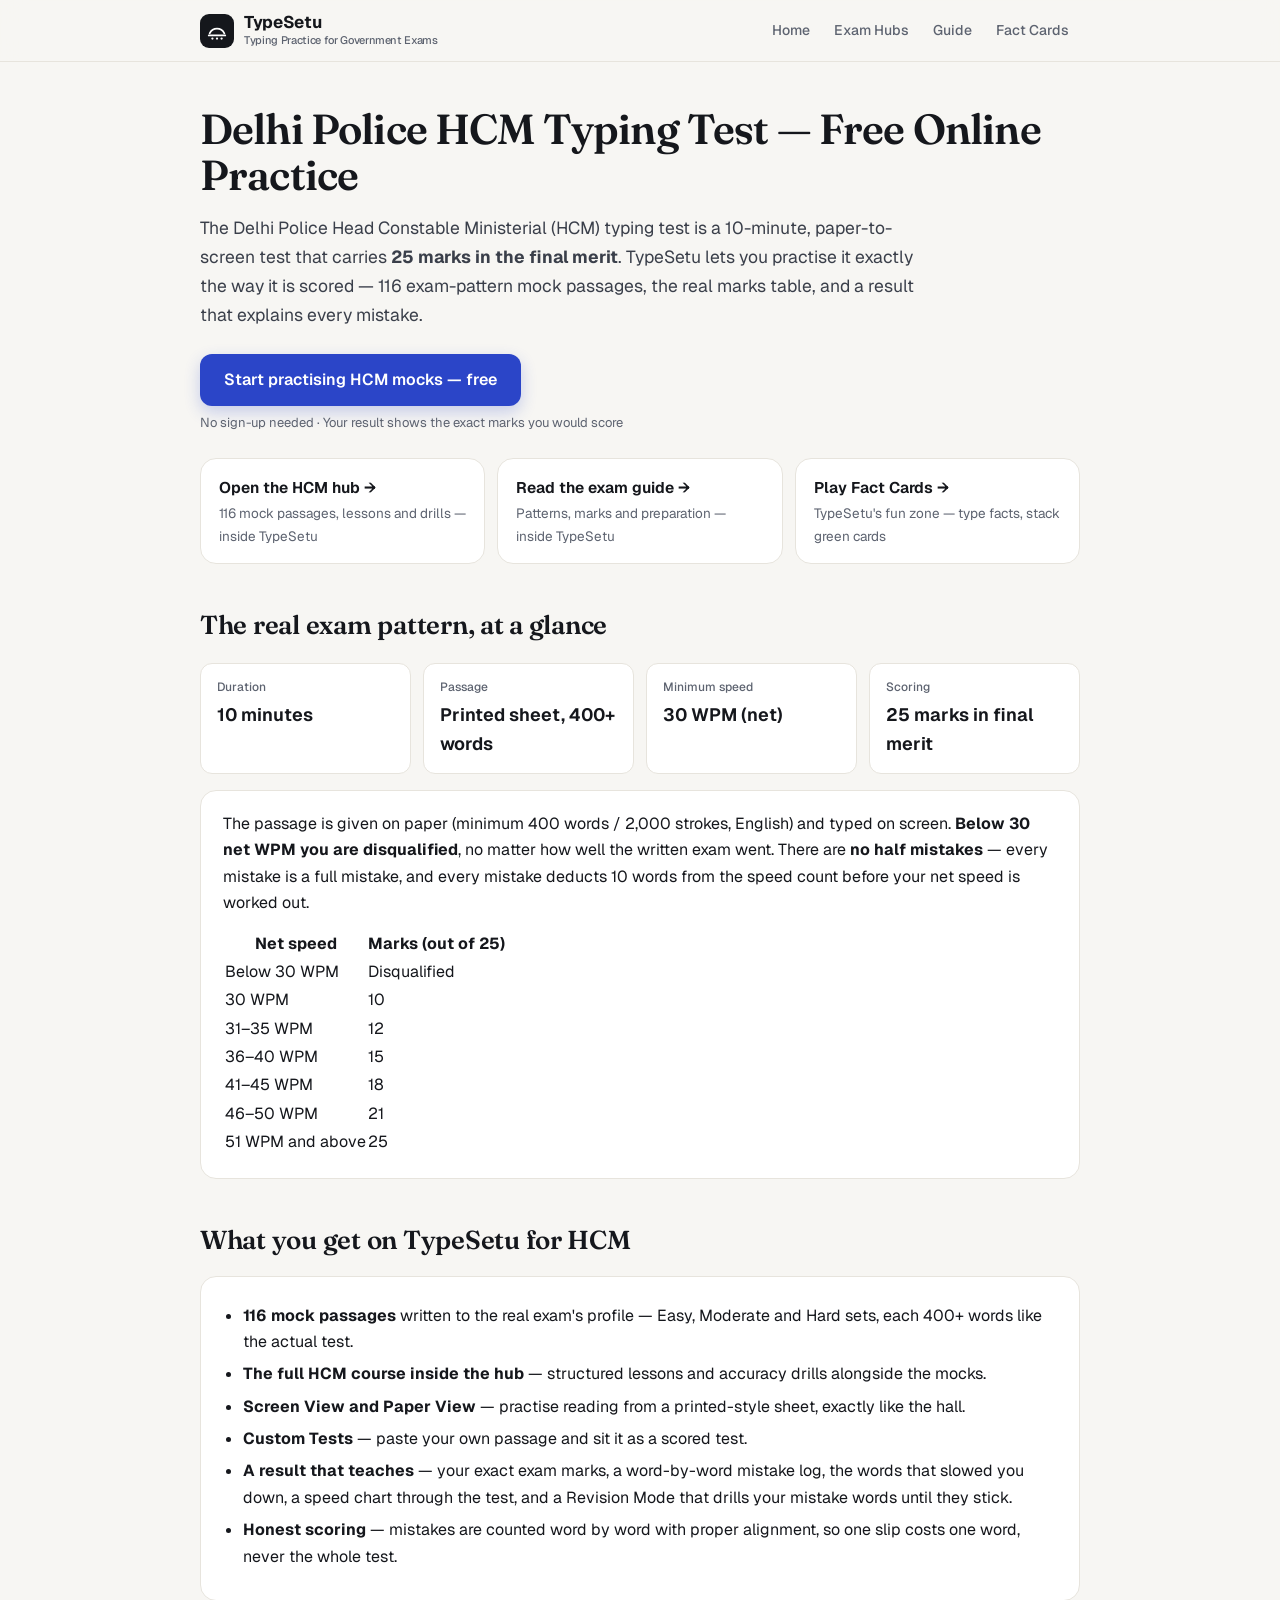
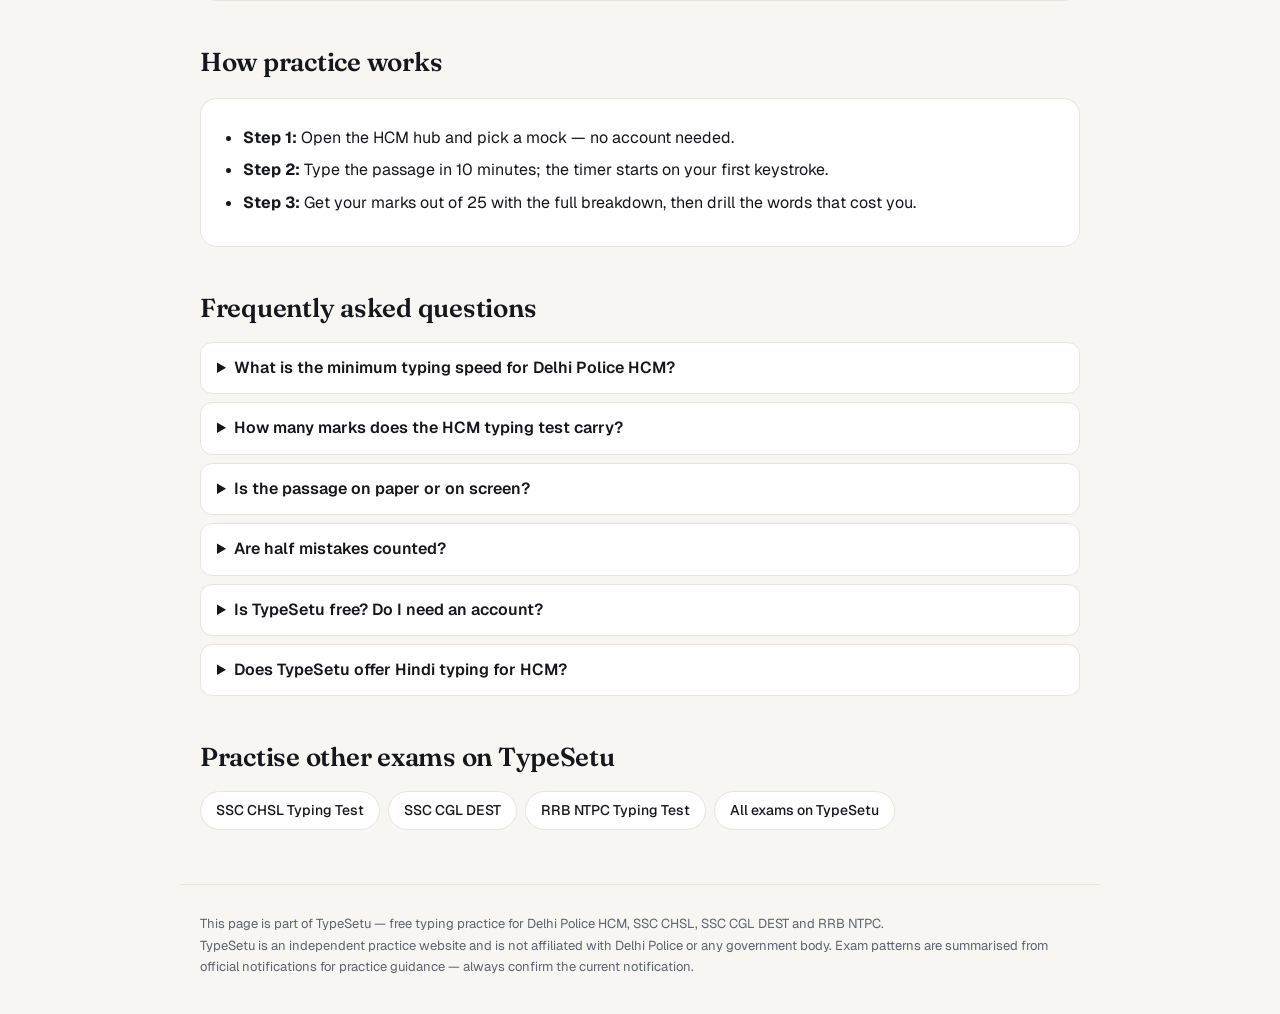
<file: delhi-police-hcm-typing-test/index.html>
<!DOCTYPE html>
<html lang="en">
<head>
<meta charset="UTF-8">
<meta name="viewport" content="width=device-width, initial-scale=1.0">
<title>Delhi Police HCM Typing Test Practice — Free Online Mock Tests | TypeSetu</title>
<meta name="description" content="Practise the Delhi Police Head Constable Ministerial (HCM) typing test free: 116 exam-pattern mock passages, paper & screen view, exact 25-mark scoring and deep mistake analysis. No sign-up needed.">
<link rel="canonical" href="https://es9380.github.io/typesetu/delhi-police-hcm-typing-test/">
<meta name="robots" content="index, follow">
<link rel="icon" href="data:image/svg+xml,%3Csvg xmlns='http://www.w3.org/2000/svg' viewBox='0 0 24 24'%3E%3Crect width='24' height='24' rx='5.5' fill='%2315171c'/%3E%3Cpath d='M4 14.5 C7.5 7.8 16.5 7.8 20 14.5' fill='none' stroke='white' stroke-width='1.9' stroke-linecap='round'/%3E%3Cpath d='M3 16.8 H21' stroke='white' stroke-width='1.9' stroke-linecap='round'/%3E%3Ccircle cx='7' cy='20.3' r='1.25' fill='white'/%3E%3Ccircle cx='12' cy='20.3' r='1.25' fill='white'/%3E%3Ccircle cx='17' cy='20.3' r='1.25' fill='white'/%3E%3C/svg%3E">
<meta property="og:type" content="website">
<meta property="og:site_name" content="TypeSetu">
<meta property="og:title" content="Delhi Police HCM Typing Test Practice — Free Online Mock Tests | TypeSetu">
<meta property="og:description" content="116 exam-pattern HCM mock passages with the exact 25-mark scoring — 30 WPM minimum, every mistake deducts 10 words from your speed. Free, no sign-up needed.">
<meta property="og:url" content="https://es9380.github.io/typesetu/delhi-police-hcm-typing-test/">
<meta name="twitter:card" content="summary">
<script type="application/ld+json">
{"@context":"https://schema.org","@type":"FAQPage","mainEntity":[
{"@type":"Question","name":"What is the minimum typing speed for the Delhi Police HCM typing test?","acceptedAnswer":{"@type":"Answer","text":"You need a net speed of at least 30 WPM in the 10-minute test. Below 30 net WPM you are disqualified, regardless of your written exam marks."}},
{"@type":"Question","name":"How many marks does the Delhi Police HCM typing test carry?","acceptedAnswer":{"@type":"Answer","text":"The typing test carries 25 marks in the final merit. Marks are awarded by net speed: 30 WPM = 10 marks, 31–35 = 12, 36–40 = 15, 41–45 = 18, 46–50 = 21, and 51 WPM or above = the full 25 marks."}},
{"@type":"Question","name":"Is the Delhi Police HCM passage given on paper or on screen?","acceptedAnswer":{"@type":"Answer","text":"The passage is given as a printed sheet (paper-to-screen) of at least 400 words / 2,000 strokes in English, and you type it on the computer within 10 minutes."}},
{"@type":"Question","name":"Are half mistakes counted in the Delhi Police HCM typing test?","acceptedAnswer":{"@type":"Answer","text":"No. Every mistake is a full mistake — every mistake deducts 10 words from the speed count, and there are no half mistakes in this exam."}},
{"@type":"Question","name":"Is TypeSetu free? Do I need an account to practise?","acceptedAnswer":{"@type":"Answer","text":"TypeSetu is completely free and you can practise without an account with no account. Creating a free account only adds progress sync across your devices."}}]}
</script>
<link rel="preconnect" href="https://fonts.googleapis.com">
<link rel="preconnect" href="https://fonts.gstatic.com" crossorigin>
<link href="https://fonts.googleapis.com/css2?family=Geist:wght@400;500;600;700&family=Fraunces:opsz,wght@9..144,600&display=swap" rel="stylesheet">
<style>
:root{--primary:#2b45c8;--primary-d:#2238a8;--primarySoft:#eaedfb;--ink:#15171c;--muted:#5d6370;--bg:#f7f6f3;--card:#ffffff;--surface2:#f2f1ed;--line:#e7e4dd;--lineStrong:#d7d3c9}
*{box-sizing:border-box;margin:0;padding:0}
body{font-family:"Geist",ui-sans-serif,system-ui,-apple-system,"Segoe UI",sans-serif;color:var(--ink);background:var(--bg);line-height:1.65;-webkit-font-smoothing:antialiased}
a{color:var(--primary);text-underline-offset:3px}
header{position:sticky;top:0;z-index:5;background:rgba(247,246,243,.85);-webkit-backdrop-filter:blur(12px);backdrop-filter:blur(12px);border-bottom:1px solid var(--line)}
.hwrap{max-width:920px;margin:0 auto;padding:12px 20px;display:flex;align-items:center;justify-content:space-between;gap:12px;flex-wrap:wrap}
.brand{display:flex;align-items:center;gap:10px;text-decoration:none;color:var(--ink)}
.logoTile{width:34px;height:34px;border-radius:9px;background:var(--ink);display:flex;align-items:center;justify-content:center;flex:0 0 auto}
.brandText{font-size:17px;font-weight:700;letter-spacing:-.02em;line-height:1.05;display:block}
.brandText small{display:block;font-size:11px;font-weight:500;color:var(--muted);margin-top:3px}
.nav{display:flex;gap:2px;flex-wrap:wrap}
.nav a{color:var(--muted);text-decoration:none;font-size:14px;font-weight:500;padding:7px 11px;border-radius:8px}
.nav a:hover{color:var(--ink);background:var(--surface2)}
main{max-width:920px;margin:0 auto;padding:44px 20px 10px}
h1{font-family:"Fraunces",Georgia,serif;font-size:42px;line-height:1.1;font-weight:600;letter-spacing:-.02em;margin-bottom:16px}
h2{font-family:"Fraunces",Georgia,serif;font-size:26px;font-weight:600;letter-spacing:-.01em;margin:40px 0 12px}
p{margin-bottom:12px}
.lead{font-size:17.5px;color:#3a3f4a;max-width:720px}
.cta{display:inline-block;background:var(--primary);color:#fff;text-decoration:none;font-weight:600;font-size:16px;padding:13px 24px;border-radius:12px;margin:12px 0 6px;box-shadow:0 6px 16px rgba(43,69,200,.24)}
.cta:hover{background:var(--primary-d)}
.freenote{font-size:13px;color:var(--muted)}
.shortcuts{display:grid;grid-template-columns:repeat(auto-fit,minmax(200px,1fr));gap:12px;margin:24px 0 4px}
.shortcut{background:var(--card);border:1px solid var(--line);border-radius:16px;padding:16px 18px;text-decoration:none;color:var(--ink);display:block;transition:border-color .15s,box-shadow .2s}
.shortcut:hover{border-color:var(--lineStrong);box-shadow:0 1px 2px rgba(20,22,28,.04),0 2px 8px rgba(20,22,28,.05)}
.shortcut .t{font-weight:650;font-size:15.5px;color:var(--ink)}
.shortcut .d{font-size:13.5px;color:var(--muted);margin-top:2px}
.grid{display:grid;grid-template-columns:repeat(auto-fit,minmax(190px,1fr));gap:12px;margin:16px 0}
.tile{background:var(--card);border:1px solid var(--line);border-radius:12px;padding:14px 16px}
.tile .k{font-size:12px;font-weight:500;color:var(--muted)}
.tile .v{font-size:18px;font-weight:650;margin-top:2px}
.card{background:var(--card);border:1px solid var(--line);border-radius:16px;padding:20px 22px;margin:14px 0}
ul{margin:6px 0 10px 20px}
li{margin-bottom:6px}
details{border:1px solid var(--line);border-radius:12px;background:var(--card);padding:12px 16px;margin-bottom:8px}
details[open]{background:var(--surface2)}
summary{font-weight:600;cursor:pointer}
details p{margin:8px 0 2px}
.others{display:flex;gap:8px;flex-wrap:wrap;margin:10px 0 4px}
.others a{background:var(--card);border:1px solid var(--line);border-radius:999px;padding:7px 15px;text-decoration:none;font-weight:500;font-size:14px;color:var(--ink)}
.others a:hover{border-color:var(--lineStrong);background:var(--surface2)}
footer{max-width:920px;margin:0 auto;padding:28px 20px 36px;color:var(--muted);font-size:13px;border-top:1px solid var(--line);margin-top:40px}
@media(max-width:600px){h1{font-size:32px}main{padding-top:28px}}
</style>
</head>
<body>
<header><div class="hwrap">
<a class="brand" href="https://es9380.github.io/typesetu/"><span class="logoTile" aria-hidden="true"><svg width="22" height="22" viewBox="0 0 24 24" fill="none" aria-hidden="true"><path d="M4 14.5 C7.5 7.8 16.5 7.8 20 14.5" stroke="#fff" stroke-width="1.9" stroke-linecap="round"/><path d="M3 16.8 H21" stroke="#fff" stroke-width="1.9" stroke-linecap="round"/><circle cx="7" cy="20.3" r="1.25" fill="#fff"/><circle cx="12" cy="20.3" r="1.25" fill="#fff"/><circle cx="17" cy="20.3" r="1.25" fill="#fff"/></svg></span><span class="brandText">TypeSetu<small>Typing Practice for Government Exams</small></span></a>
<nav class="nav"><a href="https://es9380.github.io/typesetu/">Home</a><a href="https://es9380.github.io/typesetu/#/hubs">Exam Hubs</a><a href="https://es9380.github.io/typesetu/#/guide">Guide</a><a href="https://es9380.github.io/typesetu/#/factcards">Fact Cards</a></nav>
</div></header>
<main>
<h1>Delhi Police HCM Typing Test — Free Online Practice</h1>
<p class="lead">The Delhi Police Head Constable Ministerial (HCM) typing test is a 10-minute, paper-to-screen test that carries <strong>25 marks in the final merit</strong>. TypeSetu lets you practise it exactly the way it is scored — 116 exam-pattern mock passages, the real marks table, and a result that explains every mistake.</p>
<a class="cta" href="https://es9380.github.io/typesetu/#/hubs">Start practising HCM mocks — free</a>
<div class="freenote">No sign-up needed · Your result shows the exact marks you would score</div>

<div class="shortcuts">
<a class="shortcut" href="https://es9380.github.io/typesetu/#/hubs"><div class="t">Open the HCM hub →</div><div class="d">116 mock passages, lessons and drills — inside TypeSetu</div></a>
<a class="shortcut" href="https://es9380.github.io/typesetu/#/guide"><div class="t">Read the exam guide →</div><div class="d">Patterns, marks and preparation — inside TypeSetu</div></a>
<a class="shortcut" href="https://es9380.github.io/typesetu/#/factcards"><div class="t">Play Fact Cards →</div><div class="d">TypeSetu's fun zone — type facts, stack green cards</div></a>
</div>

<h2>The real exam pattern, at a glance</h2>
<div class="grid">
<div class="tile"><div class="k">Duration</div><div class="v">10 minutes</div></div>
<div class="tile"><div class="k">Passage</div><div class="v">Printed sheet, 400+ words</div></div>
<div class="tile"><div class="k">Minimum speed</div><div class="v">30 WPM (net)</div></div>
<div class="tile"><div class="k">Scoring</div><div class="v">25 marks in final merit</div></div>
</div>
<div class="card">
<p>The passage is given on paper (minimum 400 words / 2,000 strokes, English) and typed on screen. <strong>Below 30 net WPM you are disqualified</strong>, no matter how well the written exam went. There are <strong>no half mistakes</strong> — every mistake is a full mistake, and every mistake deducts 10 words from the speed count before your net speed is worked out.</p>
<table>
<tr><th>Net speed</th><th>Marks (out of 25)</th></tr>
<tr><td>Below 30 WPM</td><td>Disqualified</td></tr>
<tr><td>30 WPM</td><td>10</td></tr>
<tr><td>31–35 WPM</td><td>12</td></tr>
<tr><td>36–40 WPM</td><td>15</td></tr>
<tr><td>41–45 WPM</td><td>18</td></tr>
<tr><td>46–50 WPM</td><td>21</td></tr>
<tr><td>51 WPM and above</td><td>25</td></tr>
</table>
</div>

<h2>What you get on TypeSetu for HCM</h2>
<div class="card">
<ul>
<li><strong>116 mock passages</strong> written to the real exam's profile — Easy, Moderate and Hard sets, each 400+ words like the actual test.</li>
<li><strong>The full HCM course inside the hub</strong> — structured lessons and accuracy drills alongside the mocks.</li>
<li><strong>Screen View and Paper View</strong> — practise reading from a printed-style sheet, exactly like the hall.</li>
<li><strong>Custom Tests</strong> — paste your own passage and sit it as a scored test.</li>
<li><strong>A result that teaches</strong> — your exact exam marks, a word-by-word mistake log, the words that slowed you down, a speed chart through the test, and a Revision Mode that drills your mistake words until they stick.</li>
<li><strong>Honest scoring</strong> — mistakes are counted word by word with proper alignment, so one slip costs one word, never the whole test.</li>
</ul>
</div>

<h2>How practice works</h2>
<div class="card">
<ul>
<li><strong>Step 1:</strong> Open the HCM hub and pick a mock — no account needed.</li>
<li><strong>Step 2:</strong> Type the passage in 10 minutes; the timer starts on your first keystroke.</li>
<li><strong>Step 3:</strong> Get your marks out of 25 with the full breakdown, then drill the words that cost you.</li>
</ul>
</div>

<h2>Frequently asked questions</h2>
<details><summary>What is the minimum typing speed for Delhi Police HCM?</summary><p>30 WPM net in the 10-minute test. Below that, you are disqualified regardless of written marks.</p></details>
<details><summary>How many marks does the HCM typing test carry?</summary><p>25 marks in the final merit, awarded by net-speed bands — from 10 marks at 30 WPM up to the full 25 marks at 51 WPM and above.</p></details>
<details><summary>Is the passage on paper or on screen?</summary><p>On paper — a printed sheet of at least 400 words / 2,000 strokes. TypeSetu's Paper View practises exactly this format.</p></details>
<details><summary>Are half mistakes counted?</summary><p>No. Every mistake is a full mistake; every mistake deducts 10 words from the speed count.</p></details>
<details><summary>Is TypeSetu free? Do I need an account?</summary><p>Completely free, and you can practise without an account. A free account only syncs your progress across devices.</p></details>
<details><summary>Does TypeSetu offer Hindi typing for HCM?</summary><p>TypeSetu currently offers English typing practice only.</p></details>

<h2>Practise other exams on TypeSetu</h2>
<div class="others">
<a href="https://es9380.github.io/typesetu/ssc-chsl-typing-test/">SSC CHSL Typing Test</a>
<a href="https://es9380.github.io/typesetu/ssc-cgl-typing-test/">SSC CGL DEST</a>
<a href="https://es9380.github.io/typesetu/rrb-ntpc-typing-test/">RRB NTPC Typing Test</a>
<a href="https://es9380.github.io/typesetu/">All exams on TypeSetu</a>
</div>
</main>
<footer>This page is part of TypeSetu — free typing practice for Delhi Police HCM, SSC CHSL, SSC CGL DEST and RRB NTPC.<br>TypeSetu is an independent practice website and is not affiliated with Delhi Police or any government body. Exam patterns are summarised from official notifications for practice guidance — always confirm the current notification.</footer>
</body>
</html>
</file>
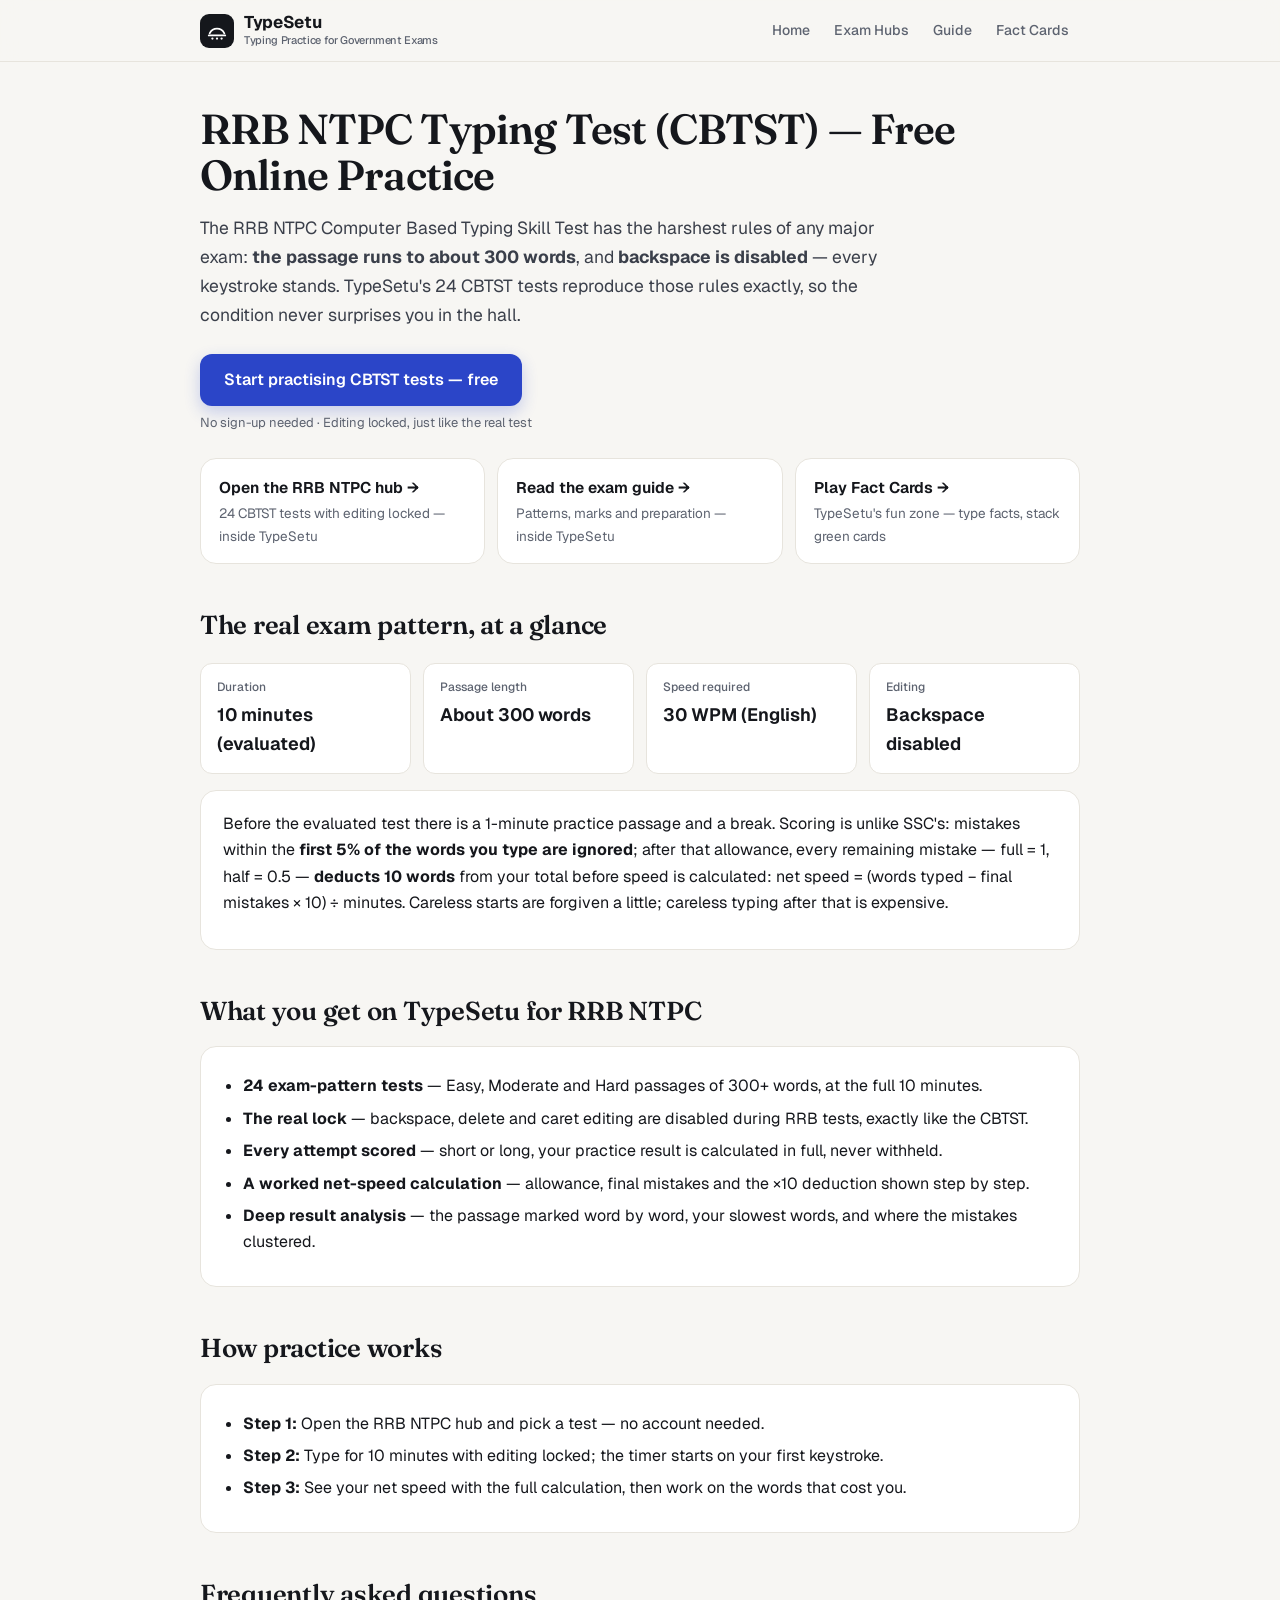
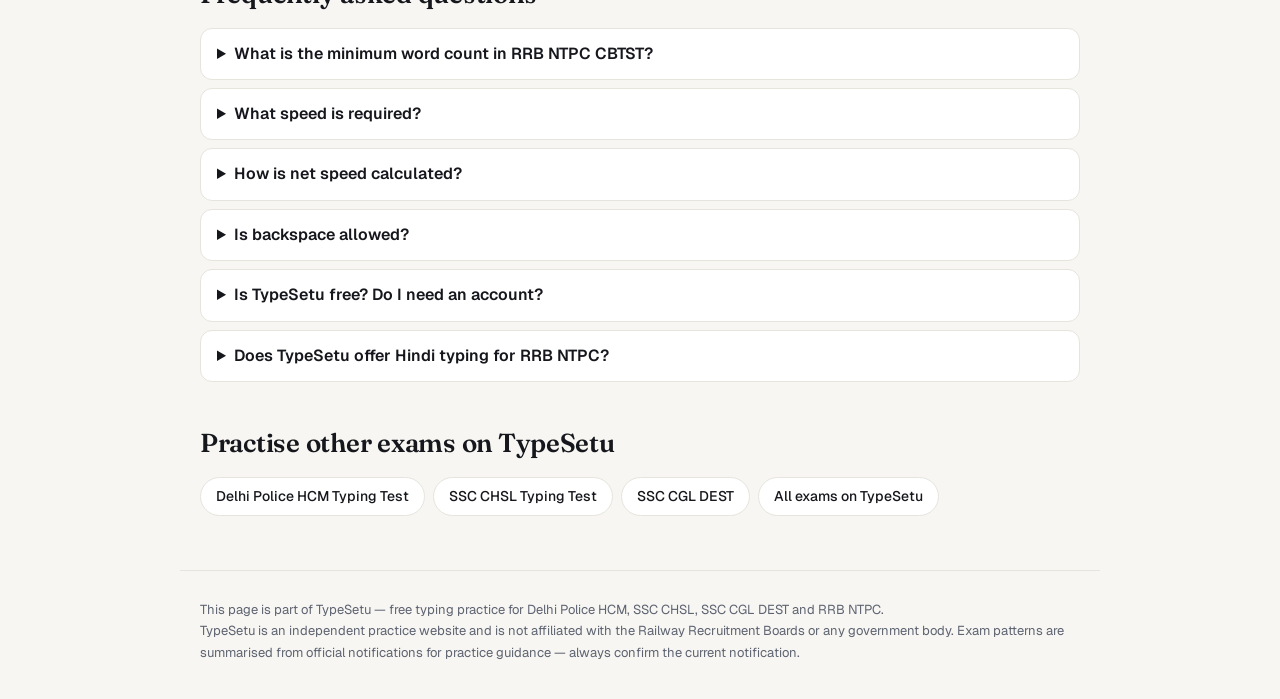
<file: rrb-ntpc-typing-test/index.html>
<!DOCTYPE html>
<html lang="en">
<head>
<meta charset="UTF-8">
<meta name="viewport" content="width=device-width, initial-scale=1.0">
<title>RRB NTPC Typing Test (CBTST) Practice — Free Online Mocks | TypeSetu</title>
<meta name="description" content="Free RRB NTPC CBTST typing practice with the real rules: the prescribed passage runs to about 300 words, 30 WPM, first 5% of words mistake-free, editing locked — 24 exam-pattern tests with worked net-speed results.">
<link rel="canonical" href="https://es9380.github.io/typesetu/rrb-ntpc-typing-test/">
<meta name="robots" content="index, follow">
<link rel="icon" href="data:image/svg+xml,%3Csvg xmlns='http://www.w3.org/2000/svg' viewBox='0 0 24 24'%3E%3Crect width='24' height='24' rx='5.5' fill='%2315171c'/%3E%3Cpath d='M4 14.5 C7.5 7.8 16.5 7.8 20 14.5' fill='none' stroke='white' stroke-width='1.9' stroke-linecap='round'/%3E%3Cpath d='M3 16.8 H21' stroke='white' stroke-width='1.9' stroke-linecap='round'/%3E%3Ccircle cx='7' cy='20.3' r='1.25' fill='white'/%3E%3Ccircle cx='12' cy='20.3' r='1.25' fill='white'/%3E%3Ccircle cx='17' cy='20.3' r='1.25' fill='white'/%3E%3C/svg%3E">
<meta property="og:type" content="website">
<meta property="og:site_name" content="TypeSetu">
<meta property="og:title" content="RRB NTPC Typing Test (CBTST) Practice — Free Online Mocks | TypeSetu">
<meta property="og:description" content="Practise the RRB NTPC typing skill test under its real rules — backspace locked, a passage of about 300 words, 5% allowance, net-speed calculation shown step by step. Free, no sign-up needed.">
<meta property="og:url" content="https://es9380.github.io/typesetu/rrb-ntpc-typing-test/">
<meta name="twitter:card" content="summary">
<script type="application/ld+json">
{"@context":"https://schema.org","@type":"FAQPage","mainEntity":[
{"@type":"Question","name":"What is the minimum word count in the RRB NTPC typing test?","acceptedAnswer":{"@type":"Answer","text":"The prescribed CBTST passage runs to about 300 words in the 10-minute test. On TypeSetu every attempt is scored — there is no minimum-word cut-off in practice."}},
{"@type":"Question","name":"What speed is required in the RRB NTPC CBTST?","acceptedAnswer":{"@type":"Answer","text":"The required speed is 30 words per minute in English (25 WPM in Hindi), calculated as net speed after mistake deductions."}},
{"@type":"Question","name":"How is net speed calculated in the RRB NTPC typing test?","acceptedAnswer":{"@type":"Answer","text":"Mistakes in the first 5% of the words typed are ignored. Every remaining mistake (a full mistake counts 1, a half mistake counts 0.5) deducts 10 words: net speed = (words typed − final mistakes × 10) ÷ minutes."}},
{"@type":"Question","name":"Is backspace allowed in the RRB NTPC typing test?","acceptedAnswer":{"@type":"Answer","text":"No. Editing tools, including backspace, are disabled in the CBTST — what you type stands. TypeSetu's RRB NTPC tests lock editing in exactly the same way so you practise under the real condition."}},
{"@type":"Question","name":"Is TypeSetu free? Do I need an account to practise?","acceptedAnswer":{"@type":"Answer","text":"TypeSetu is completely free and you can practise without an account with no account. Creating a free account only adds progress sync across your devices."}}]}
</script>
<link rel="preconnect" href="https://fonts.googleapis.com">
<link rel="preconnect" href="https://fonts.gstatic.com" crossorigin>
<link href="https://fonts.googleapis.com/css2?family=Geist:wght@400;500;600;700&family=Fraunces:opsz,wght@9..144,600&display=swap" rel="stylesheet">
<style>
:root{--primary:#2b45c8;--primary-d:#2238a8;--primarySoft:#eaedfb;--ink:#15171c;--muted:#5d6370;--bg:#f7f6f3;--card:#ffffff;--surface2:#f2f1ed;--line:#e7e4dd;--lineStrong:#d7d3c9}
*{box-sizing:border-box;margin:0;padding:0}
body{font-family:"Geist",ui-sans-serif,system-ui,-apple-system,"Segoe UI",sans-serif;color:var(--ink);background:var(--bg);line-height:1.65;-webkit-font-smoothing:antialiased}
a{color:var(--primary);text-underline-offset:3px}
header{position:sticky;top:0;z-index:5;background:rgba(247,246,243,.85);-webkit-backdrop-filter:blur(12px);backdrop-filter:blur(12px);border-bottom:1px solid var(--line)}
.hwrap{max-width:920px;margin:0 auto;padding:12px 20px;display:flex;align-items:center;justify-content:space-between;gap:12px;flex-wrap:wrap}
.brand{display:flex;align-items:center;gap:10px;text-decoration:none;color:var(--ink)}
.logoTile{width:34px;height:34px;border-radius:9px;background:var(--ink);display:flex;align-items:center;justify-content:center;flex:0 0 auto}
.brandText{font-size:17px;font-weight:700;letter-spacing:-.02em;line-height:1.05;display:block}
.brandText small{display:block;font-size:11px;font-weight:500;color:var(--muted);margin-top:3px}
.nav{display:flex;gap:2px;flex-wrap:wrap}
.nav a{color:var(--muted);text-decoration:none;font-size:14px;font-weight:500;padding:7px 11px;border-radius:8px}
.nav a:hover{color:var(--ink);background:var(--surface2)}
main{max-width:920px;margin:0 auto;padding:44px 20px 10px}
h1{font-family:"Fraunces",Georgia,serif;font-size:42px;line-height:1.1;font-weight:600;letter-spacing:-.02em;margin-bottom:16px}
h2{font-family:"Fraunces",Georgia,serif;font-size:26px;font-weight:600;letter-spacing:-.01em;margin:40px 0 12px}
p{margin-bottom:12px}
.lead{font-size:17.5px;color:#3a3f4a;max-width:720px}
.cta{display:inline-block;background:var(--primary);color:#fff;text-decoration:none;font-weight:600;font-size:16px;padding:13px 24px;border-radius:12px;margin:12px 0 6px;box-shadow:0 6px 16px rgba(43,69,200,.24)}
.cta:hover{background:var(--primary-d)}
.freenote{font-size:13px;color:var(--muted)}
.shortcuts{display:grid;grid-template-columns:repeat(auto-fit,minmax(200px,1fr));gap:12px;margin:24px 0 4px}
.shortcut{background:var(--card);border:1px solid var(--line);border-radius:16px;padding:16px 18px;text-decoration:none;color:var(--ink);display:block;transition:border-color .15s,box-shadow .2s}
.shortcut:hover{border-color:var(--lineStrong);box-shadow:0 1px 2px rgba(20,22,28,.04),0 2px 8px rgba(20,22,28,.05)}
.shortcut .t{font-weight:650;font-size:15.5px;color:var(--ink)}
.shortcut .d{font-size:13.5px;color:var(--muted);margin-top:2px}
.grid{display:grid;grid-template-columns:repeat(auto-fit,minmax(190px,1fr));gap:12px;margin:16px 0}
.tile{background:var(--card);border:1px solid var(--line);border-radius:12px;padding:14px 16px}
.tile .k{font-size:12px;font-weight:500;color:var(--muted)}
.tile .v{font-size:18px;font-weight:650;margin-top:2px}
.card{background:var(--card);border:1px solid var(--line);border-radius:16px;padding:20px 22px;margin:14px 0}
ul{margin:6px 0 10px 20px}
li{margin-bottom:6px}
details{border:1px solid var(--line);border-radius:12px;background:var(--card);padding:12px 16px;margin-bottom:8px}
details[open]{background:var(--surface2)}
summary{font-weight:600;cursor:pointer}
details p{margin:8px 0 2px}
.others{display:flex;gap:8px;flex-wrap:wrap;margin:10px 0 4px}
.others a{background:var(--card);border:1px solid var(--line);border-radius:999px;padding:7px 15px;text-decoration:none;font-weight:500;font-size:14px;color:var(--ink)}
.others a:hover{border-color:var(--lineStrong);background:var(--surface2)}
footer{max-width:920px;margin:0 auto;padding:28px 20px 36px;color:var(--muted);font-size:13px;border-top:1px solid var(--line);margin-top:40px}
@media(max-width:600px){h1{font-size:32px}main{padding-top:28px}}
</style>
</head>
<body>
<header><div class="hwrap">
<a class="brand" href="https://es9380.github.io/typesetu/"><span class="logoTile" aria-hidden="true"><svg width="22" height="22" viewBox="0 0 24 24" fill="none" aria-hidden="true"><path d="M4 14.5 C7.5 7.8 16.5 7.8 20 14.5" stroke="#fff" stroke-width="1.9" stroke-linecap="round"/><path d="M3 16.8 H21" stroke="#fff" stroke-width="1.9" stroke-linecap="round"/><circle cx="7" cy="20.3" r="1.25" fill="#fff"/><circle cx="12" cy="20.3" r="1.25" fill="#fff"/><circle cx="17" cy="20.3" r="1.25" fill="#fff"/></svg></span><span class="brandText">TypeSetu<small>Typing Practice for Government Exams</small></span></a>
<nav class="nav"><a href="https://es9380.github.io/typesetu/">Home</a><a href="https://es9380.github.io/typesetu/#/hubs">Exam Hubs</a><a href="https://es9380.github.io/typesetu/#/guide">Guide</a><a href="https://es9380.github.io/typesetu/#/factcards">Fact Cards</a></nav>
</div></header>
<main>
<h1>RRB NTPC Typing Test (CBTST) — Free Online Practice</h1>
<p class="lead">The RRB NTPC Computer Based Typing Skill Test has the harshest rules of any major exam: <strong>the passage runs to about 300 words</strong>, and <strong>backspace is disabled</strong> — every keystroke stands. TypeSetu's 24 CBTST tests reproduce those rules exactly, so the condition never surprises you in the hall.</p>
<a class="cta" href="https://es9380.github.io/typesetu/#/hubs">Start practising CBTST tests — free</a>
<div class="freenote">No sign-up needed · Editing locked, just like the real test</div>

<div class="shortcuts">
<a class="shortcut" href="https://es9380.github.io/typesetu/#/hubs"><div class="t">Open the RRB NTPC hub →</div><div class="d">24 CBTST tests with editing locked — inside TypeSetu</div></a>
<a class="shortcut" href="https://es9380.github.io/typesetu/#/guide"><div class="t">Read the exam guide →</div><div class="d">Patterns, marks and preparation — inside TypeSetu</div></a>
<a class="shortcut" href="https://es9380.github.io/typesetu/#/factcards"><div class="t">Play Fact Cards →</div><div class="d">TypeSetu's fun zone — type facts, stack green cards</div></a>
</div>

<h2>The real exam pattern, at a glance</h2>
<div class="grid">
<div class="tile"><div class="k">Duration</div><div class="v">10 minutes (evaluated)</div></div>
<div class="tile"><div class="k">Passage length</div><div class="v">About 300 words</div></div>
<div class="tile"><div class="k">Speed required</div><div class="v">30 WPM (English)</div></div>
<div class="tile"><div class="k">Editing</div><div class="v">Backspace disabled</div></div>
</div>
<div class="card">
<p>Before the evaluated test there is a 1-minute practice passage and a break. Scoring is unlike SSC's: mistakes within the <strong>first 5% of the words you type are ignored</strong>; after that allowance, every remaining mistake — full = 1, half = 0.5 — <strong>deducts 10 words</strong> from your total before speed is calculated: net speed = (words typed − final mistakes × 10) ÷ minutes. Careless starts are forgiven a little; careless typing after that is expensive.</p>
</div>

<h2>What you get on TypeSetu for RRB NTPC</h2>
<div class="card">
<ul>
<li><strong>24 exam-pattern tests</strong> — Easy, Moderate and Hard passages of 300+ words, at the full 10 minutes.</li>
<li><strong>The real lock</strong> — backspace, delete and caret editing are disabled during RRB tests, exactly like the CBTST.</li>
<li><strong>Every attempt scored</strong> — short or long, your practice result is calculated in full, never withheld.</li>
<li><strong>A worked net-speed calculation</strong> — allowance, final mistakes and the ×10 deduction shown step by step.</li>
<li><strong>Deep result analysis</strong> — the passage marked word by word, your slowest words, and where the mistakes clustered.</li>
</ul>
</div>

<h2>How practice works</h2>
<div class="card">
<ul>
<li><strong>Step 1:</strong> Open the RRB NTPC hub and pick a test — no account needed.</li>
<li><strong>Step 2:</strong> Type for 10 minutes with editing locked; the timer starts on your first keystroke.</li>
<li><strong>Step 3:</strong> See your net speed with the full calculation, then work on the words that cost you.</li>
</ul>
</div>

<h2>Frequently asked questions</h2>
<details><summary>What is the minimum word count in RRB NTPC CBTST?</summary><p>The prescribed passage is about 300 words in 10 minutes. On TypeSetu, every practice attempt is scored in full.</p></details>
<details><summary>What speed is required?</summary><p>30 WPM net in English, after mistake deductions.</p></details>
<details><summary>How is net speed calculated?</summary><p>Mistakes in the first 5% of words typed are ignored. Each remaining mistake (full = 1, half = 0.5) deducts 10 words: (words − mistakes × 10) ÷ minutes.</p></details>
<details><summary>Is backspace allowed?</summary><p>No — editing is disabled in the real CBTST, and TypeSetu's RRB tests lock it the same way.</p></details>
<details><summary>Is TypeSetu free? Do I need an account?</summary><p>Completely free, and you can practise without an account. A free account only syncs your progress across devices.</p></details>
<details><summary>Does TypeSetu offer Hindi typing for RRB NTPC?</summary><p>TypeSetu currently offers English typing practice only.</p></details>

<h2>Practise other exams on TypeSetu</h2>
<div class="others">
<a href="https://es9380.github.io/typesetu/delhi-police-hcm-typing-test/">Delhi Police HCM Typing Test</a>
<a href="https://es9380.github.io/typesetu/ssc-chsl-typing-test/">SSC CHSL Typing Test</a>
<a href="https://es9380.github.io/typesetu/ssc-cgl-typing-test/">SSC CGL DEST</a>
<a href="https://es9380.github.io/typesetu/">All exams on TypeSetu</a>
</div>
</main>
<footer>This page is part of TypeSetu — free typing practice for Delhi Police HCM, SSC CHSL, SSC CGL DEST and RRB NTPC.<br>TypeSetu is an independent practice website and is not affiliated with the Railway Recruitment Boards or any government body. Exam patterns are summarised from official notifications for practice guidance — always confirm the current notification.</footer>
</body>
</html>
</file>
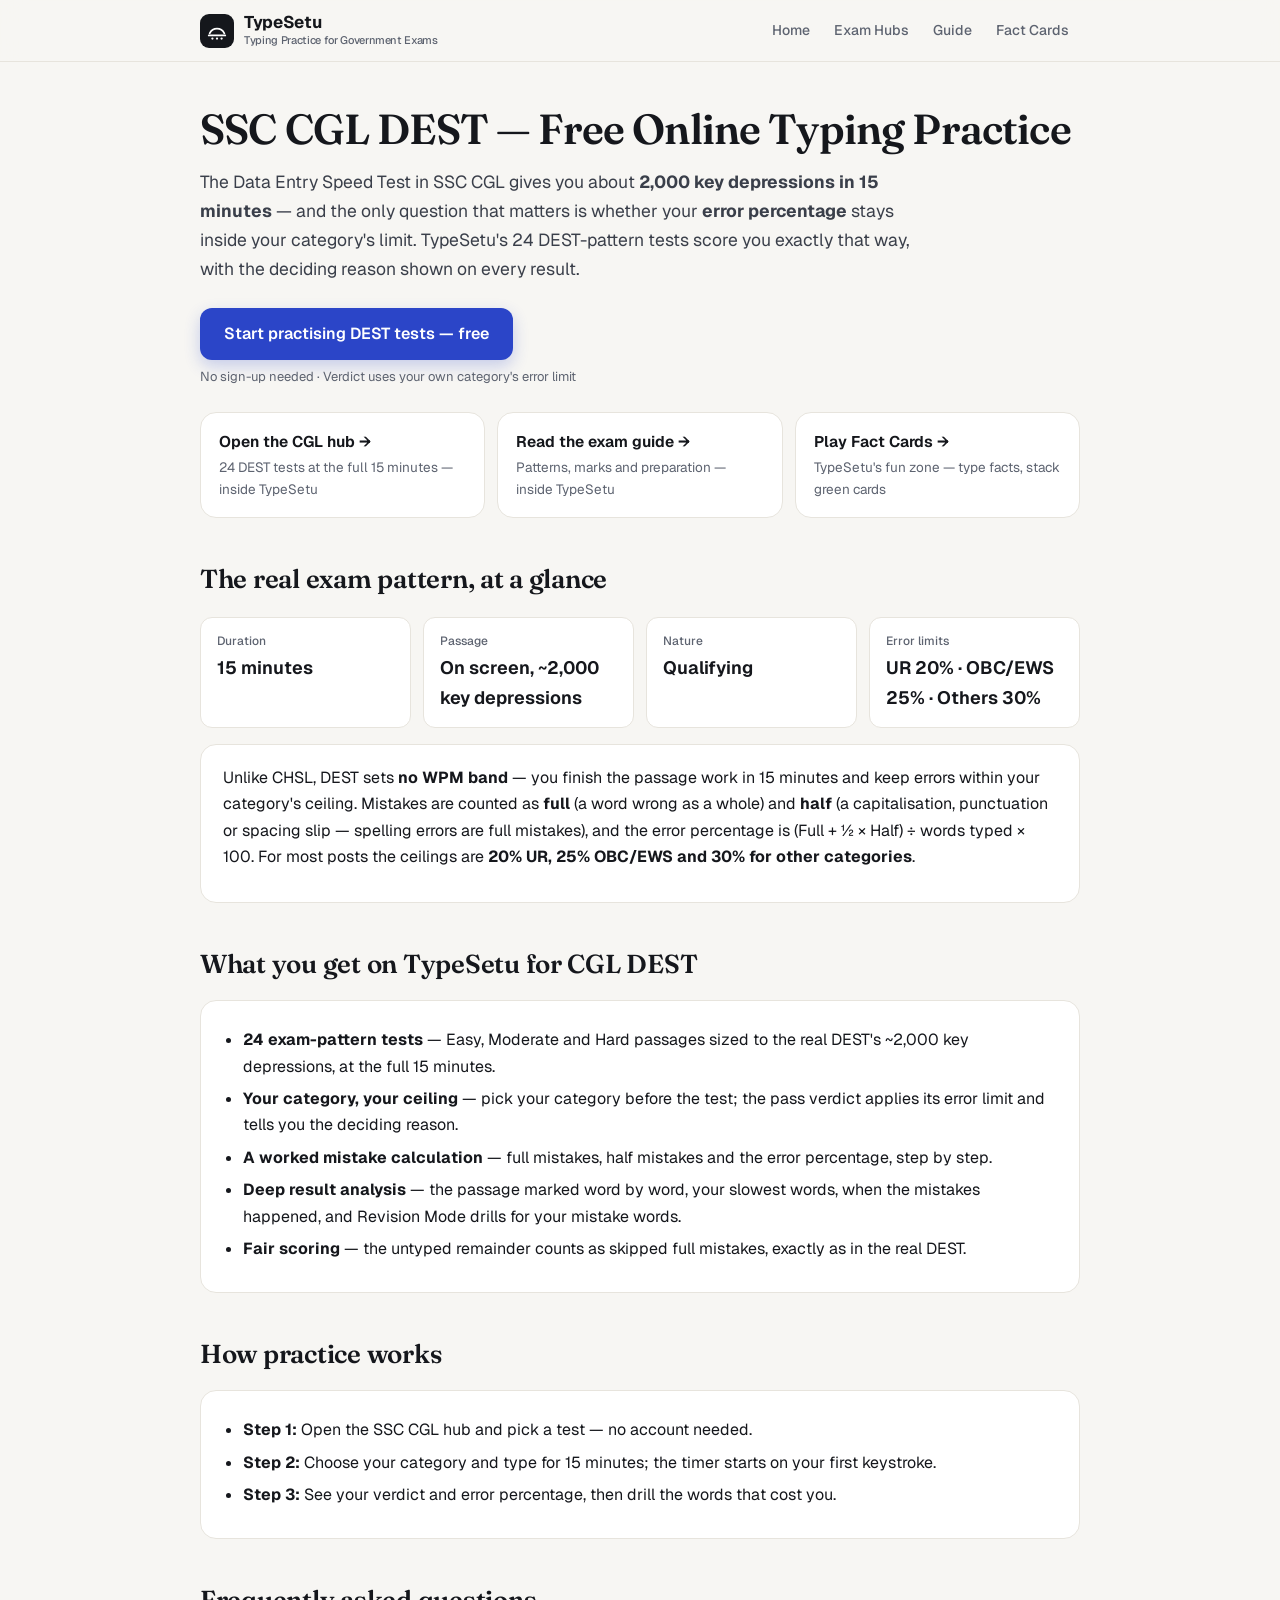
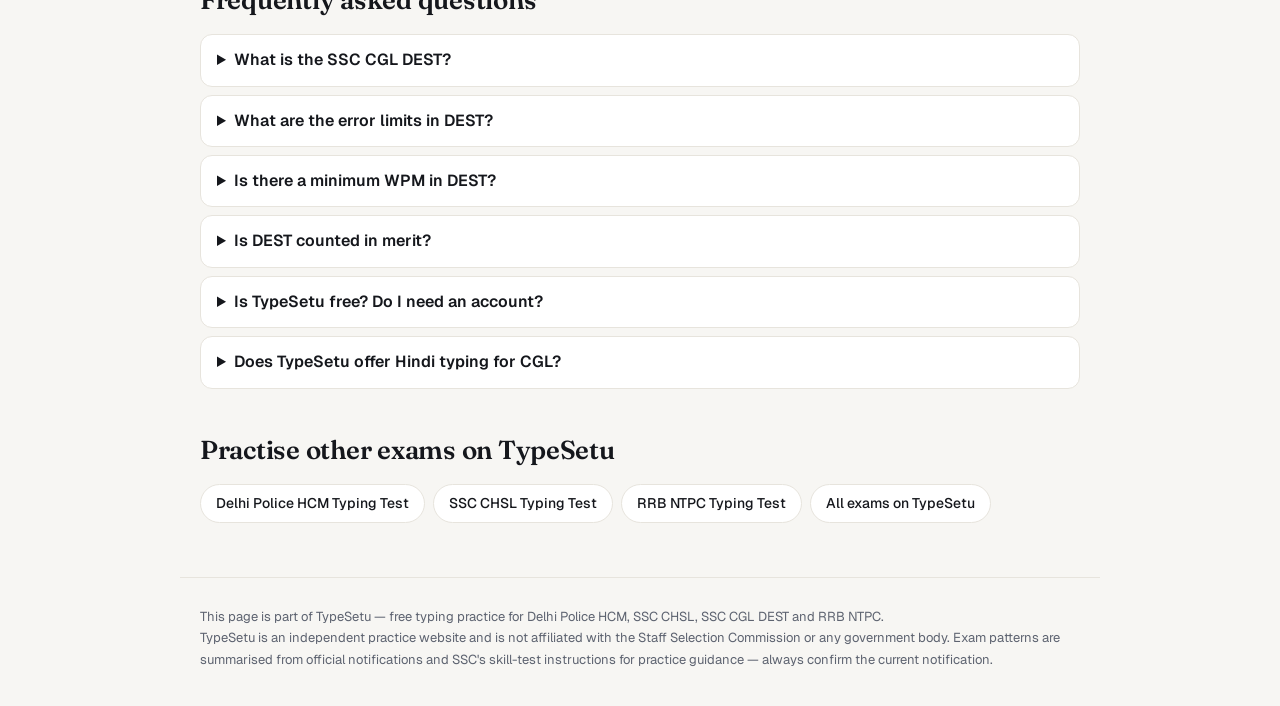
<file: ssc-cgl-typing-test/index.html>
<!DOCTYPE html>
<html lang="en">
<head>
<meta charset="UTF-8">
<meta name="viewport" content="width=device-width, initial-scale=1.0">
<title>SSC CGL DEST Typing Test Practice — Free Online Mock Tests | TypeSetu</title>
<meta name="description" content="Practise the SSC CGL Data Entry Speed Test (DEST) free: 24 passages of about 2,000 key depressions in 15 minutes, category-wise error limits (UR 20%, OBC/EWS 25%, others 30%) and a clear pass verdict.">
<link rel="canonical" href="https://es9380.github.io/typesetu/ssc-cgl-typing-test/">
<meta name="robots" content="index, follow">
<link rel="icon" href="data:image/svg+xml,%3Csvg xmlns='http://www.w3.org/2000/svg' viewBox='0 0 24 24'%3E%3Crect width='24' height='24' rx='5.5' fill='%2315171c'/%3E%3Cpath d='M4 14.5 C7.5 7.8 16.5 7.8 20 14.5' fill='none' stroke='white' stroke-width='1.9' stroke-linecap='round'/%3E%3Cpath d='M3 16.8 H21' stroke='white' stroke-width='1.9' stroke-linecap='round'/%3E%3Ccircle cx='7' cy='20.3' r='1.25' fill='white'/%3E%3Ccircle cx='12' cy='20.3' r='1.25' fill='white'/%3E%3Ccircle cx='17' cy='20.3' r='1.25' fill='white'/%3E%3C/svg%3E">
<meta property="og:type" content="website">
<meta property="og:site_name" content="TypeSetu">
<meta property="og:title" content="SSC CGL DEST Typing Test Practice — Free Online Mock Tests | TypeSetu">
<meta property="og:description" content="24 DEST-pattern passages — ~2,000 key depressions in 15 minutes — scored with full and half mistakes against your category's error limit. Free, no sign-up needed.">
<meta property="og:url" content="https://es9380.github.io/typesetu/ssc-cgl-typing-test/">
<meta name="twitter:card" content="summary">
<script type="application/ld+json">
{"@context":"https://schema.org","@type":"FAQPage","mainEntity":[
{"@type":"Question","name":"What is the SSC CGL DEST?","acceptedAnswer":{"@type":"Answer","text":"DEST is the Data Entry Speed Test in SSC CGL — a qualifying skill test where you type a passage of about 2,000 key depressions within 15 minutes, on screen."}},
{"@type":"Question","name":"What are the error limits in SSC CGL DEST?","acceptedAnswer":{"@type":"Answer","text":"For most posts, the maximum permissible error percentage is 20% for UR, 25% for OBC/EWS and 30% for other categories, calculated on full mistakes plus half of the half mistakes over the words typed."}},
{"@type":"Question","name":"Is there a minimum WPM target in DEST?","acceptedAnswer":{"@type":"Answer","text":"DEST has no separate WPM band — you must complete the passage work within 15 minutes while keeping your error percentage inside your category's limit."}},
{"@type":"Question","name":"Is DEST qualifying or counted in merit?","acceptedAnswer":{"@type":"Answer","text":"DEST is qualifying in nature — you must pass it for the posts that require it, but its marks are not added to your merit score."}},
{"@type":"Question","name":"Is TypeSetu free? Do I need an account to practise?","acceptedAnswer":{"@type":"Answer","text":"TypeSetu is completely free and you can practise without an account with no account. Creating a free account only adds progress sync across your devices."}}]}
</script>
<link rel="preconnect" href="https://fonts.googleapis.com">
<link rel="preconnect" href="https://fonts.gstatic.com" crossorigin>
<link href="https://fonts.googleapis.com/css2?family=Geist:wght@400;500;600;700&family=Fraunces:opsz,wght@9..144,600&display=swap" rel="stylesheet">
<style>
:root{--primary:#2b45c8;--primary-d:#2238a8;--primarySoft:#eaedfb;--ink:#15171c;--muted:#5d6370;--bg:#f7f6f3;--card:#ffffff;--surface2:#f2f1ed;--line:#e7e4dd;--lineStrong:#d7d3c9}
*{box-sizing:border-box;margin:0;padding:0}
body{font-family:"Geist",ui-sans-serif,system-ui,-apple-system,"Segoe UI",sans-serif;color:var(--ink);background:var(--bg);line-height:1.65;-webkit-font-smoothing:antialiased}
a{color:var(--primary);text-underline-offset:3px}
header{position:sticky;top:0;z-index:5;background:rgba(247,246,243,.85);-webkit-backdrop-filter:blur(12px);backdrop-filter:blur(12px);border-bottom:1px solid var(--line)}
.hwrap{max-width:920px;margin:0 auto;padding:12px 20px;display:flex;align-items:center;justify-content:space-between;gap:12px;flex-wrap:wrap}
.brand{display:flex;align-items:center;gap:10px;text-decoration:none;color:var(--ink)}
.logoTile{width:34px;height:34px;border-radius:9px;background:var(--ink);display:flex;align-items:center;justify-content:center;flex:0 0 auto}
.brandText{font-size:17px;font-weight:700;letter-spacing:-.02em;line-height:1.05;display:block}
.brandText small{display:block;font-size:11px;font-weight:500;color:var(--muted);margin-top:3px}
.nav{display:flex;gap:2px;flex-wrap:wrap}
.nav a{color:var(--muted);text-decoration:none;font-size:14px;font-weight:500;padding:7px 11px;border-radius:8px}
.nav a:hover{color:var(--ink);background:var(--surface2)}
main{max-width:920px;margin:0 auto;padding:44px 20px 10px}
h1{font-family:"Fraunces",Georgia,serif;font-size:42px;line-height:1.1;font-weight:600;letter-spacing:-.02em;margin-bottom:16px}
h2{font-family:"Fraunces",Georgia,serif;font-size:26px;font-weight:600;letter-spacing:-.01em;margin:40px 0 12px}
p{margin-bottom:12px}
.lead{font-size:17.5px;color:#3a3f4a;max-width:720px}
.cta{display:inline-block;background:var(--primary);color:#fff;text-decoration:none;font-weight:600;font-size:16px;padding:13px 24px;border-radius:12px;margin:12px 0 6px;box-shadow:0 6px 16px rgba(43,69,200,.24)}
.cta:hover{background:var(--primary-d)}
.freenote{font-size:13px;color:var(--muted)}
.shortcuts{display:grid;grid-template-columns:repeat(auto-fit,minmax(200px,1fr));gap:12px;margin:24px 0 4px}
.shortcut{background:var(--card);border:1px solid var(--line);border-radius:16px;padding:16px 18px;text-decoration:none;color:var(--ink);display:block;transition:border-color .15s,box-shadow .2s}
.shortcut:hover{border-color:var(--lineStrong);box-shadow:0 1px 2px rgba(20,22,28,.04),0 2px 8px rgba(20,22,28,.05)}
.shortcut .t{font-weight:650;font-size:15.5px;color:var(--ink)}
.shortcut .d{font-size:13.5px;color:var(--muted);margin-top:2px}
.grid{display:grid;grid-template-columns:repeat(auto-fit,minmax(190px,1fr));gap:12px;margin:16px 0}
.tile{background:var(--card);border:1px solid var(--line);border-radius:12px;padding:14px 16px}
.tile .k{font-size:12px;font-weight:500;color:var(--muted)}
.tile .v{font-size:18px;font-weight:650;margin-top:2px}
.card{background:var(--card);border:1px solid var(--line);border-radius:16px;padding:20px 22px;margin:14px 0}
ul{margin:6px 0 10px 20px}
li{margin-bottom:6px}
details{border:1px solid var(--line);border-radius:12px;background:var(--card);padding:12px 16px;margin-bottom:8px}
details[open]{background:var(--surface2)}
summary{font-weight:600;cursor:pointer}
details p{margin:8px 0 2px}
.others{display:flex;gap:8px;flex-wrap:wrap;margin:10px 0 4px}
.others a{background:var(--card);border:1px solid var(--line);border-radius:999px;padding:7px 15px;text-decoration:none;font-weight:500;font-size:14px;color:var(--ink)}
.others a:hover{border-color:var(--lineStrong);background:var(--surface2)}
footer{max-width:920px;margin:0 auto;padding:28px 20px 36px;color:var(--muted);font-size:13px;border-top:1px solid var(--line);margin-top:40px}
@media(max-width:600px){h1{font-size:32px}main{padding-top:28px}}
</style>
</head>
<body>
<header><div class="hwrap">
<a class="brand" href="https://es9380.github.io/typesetu/"><span class="logoTile" aria-hidden="true"><svg width="22" height="22" viewBox="0 0 24 24" fill="none" aria-hidden="true"><path d="M4 14.5 C7.5 7.8 16.5 7.8 20 14.5" stroke="#fff" stroke-width="1.9" stroke-linecap="round"/><path d="M3 16.8 H21" stroke="#fff" stroke-width="1.9" stroke-linecap="round"/><circle cx="7" cy="20.3" r="1.25" fill="#fff"/><circle cx="12" cy="20.3" r="1.25" fill="#fff"/><circle cx="17" cy="20.3" r="1.25" fill="#fff"/></svg></span><span class="brandText">TypeSetu<small>Typing Practice for Government Exams</small></span></a>
<nav class="nav"><a href="https://es9380.github.io/typesetu/">Home</a><a href="https://es9380.github.io/typesetu/#/hubs">Exam Hubs</a><a href="https://es9380.github.io/typesetu/#/guide">Guide</a><a href="https://es9380.github.io/typesetu/#/factcards">Fact Cards</a></nav>
</div></header>
<main>
<h1>SSC CGL DEST — Free Online Typing Practice</h1>
<p class="lead">The Data Entry Speed Test in SSC CGL gives you about <strong>2,000 key depressions in 15 minutes</strong> — and the only question that matters is whether your <strong>error percentage</strong> stays inside your category's limit. TypeSetu's 24 DEST-pattern tests score you exactly that way, with the deciding reason shown on every result.</p>
<a class="cta" href="https://es9380.github.io/typesetu/#/hubs">Start practising DEST tests — free</a>
<div class="freenote">No sign-up needed · Verdict uses your own category's error limit</div>

<div class="shortcuts">
<a class="shortcut" href="https://es9380.github.io/typesetu/#/hubs"><div class="t">Open the CGL hub →</div><div class="d">24 DEST tests at the full 15 minutes — inside TypeSetu</div></a>
<a class="shortcut" href="https://es9380.github.io/typesetu/#/guide"><div class="t">Read the exam guide →</div><div class="d">Patterns, marks and preparation — inside TypeSetu</div></a>
<a class="shortcut" href="https://es9380.github.io/typesetu/#/factcards"><div class="t">Play Fact Cards →</div><div class="d">TypeSetu's fun zone — type facts, stack green cards</div></a>
</div>

<h2>The real exam pattern, at a glance</h2>
<div class="grid">
<div class="tile"><div class="k">Duration</div><div class="v">15 minutes</div></div>
<div class="tile"><div class="k">Passage</div><div class="v">On screen, ~2,000 key depressions</div></div>
<div class="tile"><div class="k">Nature</div><div class="v">Qualifying</div></div>
<div class="tile"><div class="k">Error limits</div><div class="v">UR 20% · OBC/EWS 25% · Others 30%</div></div>
</div>
<div class="card">
<p>Unlike CHSL, DEST sets <strong>no WPM band</strong> — you finish the passage work in 15 minutes and keep errors within your category's ceiling. Mistakes are counted as <strong>full</strong> (a word wrong as a whole) and <strong>half</strong> (a capitalisation, punctuation or spacing slip — spelling errors are full mistakes), and the error percentage is (Full + ½ × Half) ÷ words typed × 100. For most posts the ceilings are <strong>20% UR, 25% OBC/EWS and 30% for other categories</strong>.</p>
</div>

<h2>What you get on TypeSetu for CGL DEST</h2>
<div class="card">
<ul>
<li><strong>24 exam-pattern tests</strong> — Easy, Moderate and Hard passages sized to the real DEST's ~2,000 key depressions, at the full 15 minutes.</li>
<li><strong>Your category, your ceiling</strong> — pick your category before the test; the pass verdict applies its error limit and tells you the deciding reason.</li>
<li><strong>A worked mistake calculation</strong> — full mistakes, half mistakes and the error percentage, step by step.</li>
<li><strong>Deep result analysis</strong> — the passage marked word by word, your slowest words, when the mistakes happened, and Revision Mode drills for your mistake words.</li>
<li><strong>Fair scoring</strong> — the untyped remainder counts as skipped full mistakes, exactly as in the real DEST.</li>
</ul>
</div>

<h2>How practice works</h2>
<div class="card">
<ul>
<li><strong>Step 1:</strong> Open the SSC CGL hub and pick a test — no account needed.</li>
<li><strong>Step 2:</strong> Choose your category and type for 15 minutes; the timer starts on your first keystroke.</li>
<li><strong>Step 3:</strong> See your verdict and error percentage, then drill the words that cost you.</li>
</ul>
</div>

<h2>Frequently asked questions</h2>
<details><summary>What is the SSC CGL DEST?</summary><p>The Data Entry Speed Test — a qualifying skill test in SSC CGL where you type about 2,000 key depressions in 15 minutes, with the passage shown on screen.</p></details>
<details><summary>What are the error limits in DEST?</summary><p>For most posts: 20% for UR, 25% for OBC/EWS and 30% for other categories, from full mistakes plus half of the half mistakes, over words typed.</p></details>
<details><summary>Is there a minimum WPM in DEST?</summary><p>No separate speed band — finishing the work in 15 minutes inside your error limit is the test.</p></details>
<details><summary>Is DEST counted in merit?</summary><p>No — it is qualifying in nature for the posts that require it.</p></details>
<details><summary>Is TypeSetu free? Do I need an account?</summary><p>Completely free, and you can practise without an account. A free account only syncs your progress across devices.</p></details>
<details><summary>Does TypeSetu offer Hindi typing for CGL?</summary><p>TypeSetu currently offers English typing practice only.</p></details>

<h2>Practise other exams on TypeSetu</h2>
<div class="others">
<a href="https://es9380.github.io/typesetu/delhi-police-hcm-typing-test/">Delhi Police HCM Typing Test</a>
<a href="https://es9380.github.io/typesetu/ssc-chsl-typing-test/">SSC CHSL Typing Test</a>
<a href="https://es9380.github.io/typesetu/rrb-ntpc-typing-test/">RRB NTPC Typing Test</a>
<a href="https://es9380.github.io/typesetu/">All exams on TypeSetu</a>
</div>
</main>
<footer>This page is part of TypeSetu — free typing practice for Delhi Police HCM, SSC CHSL, SSC CGL DEST and RRB NTPC.<br>TypeSetu is an independent practice website and is not affiliated with the Staff Selection Commission or any government body. Exam patterns are summarised from official notifications and SSC's skill-test instructions for practice guidance — always confirm the current notification.</footer>
</body>
</html>
</file>
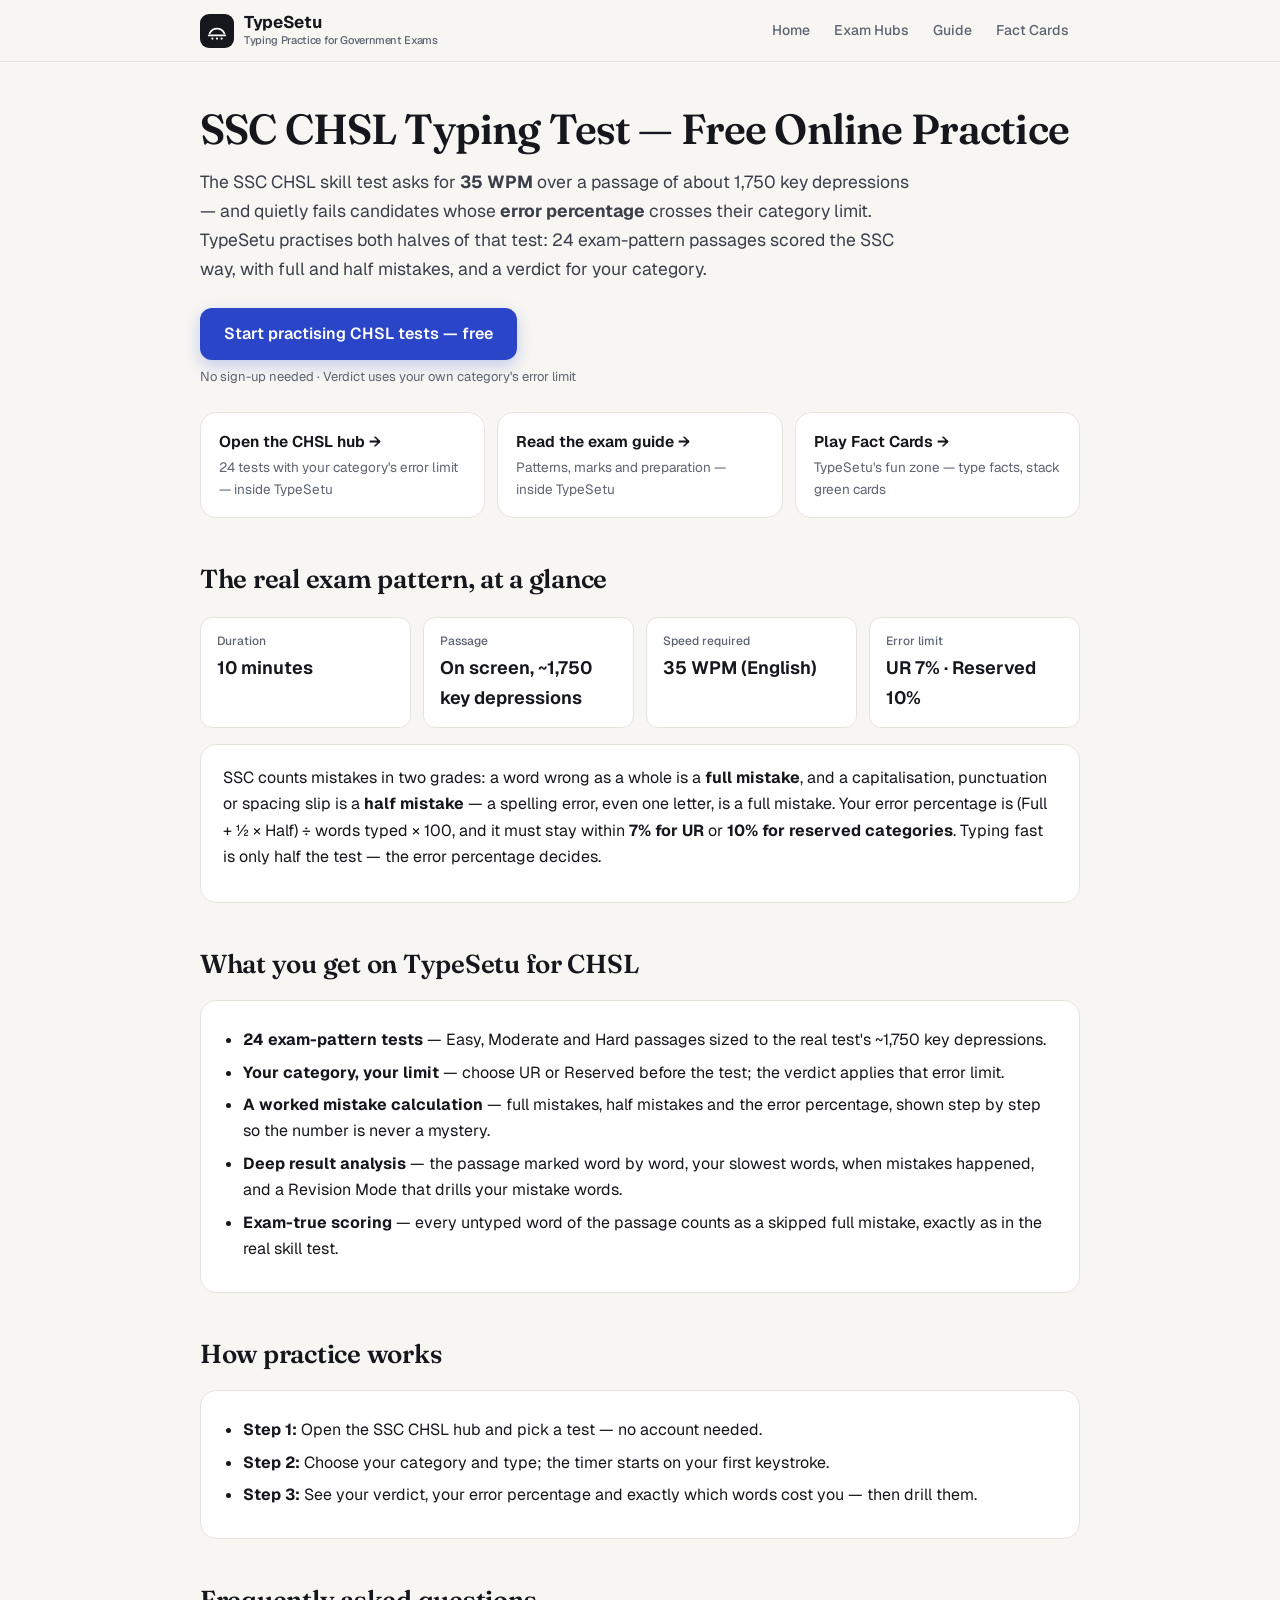
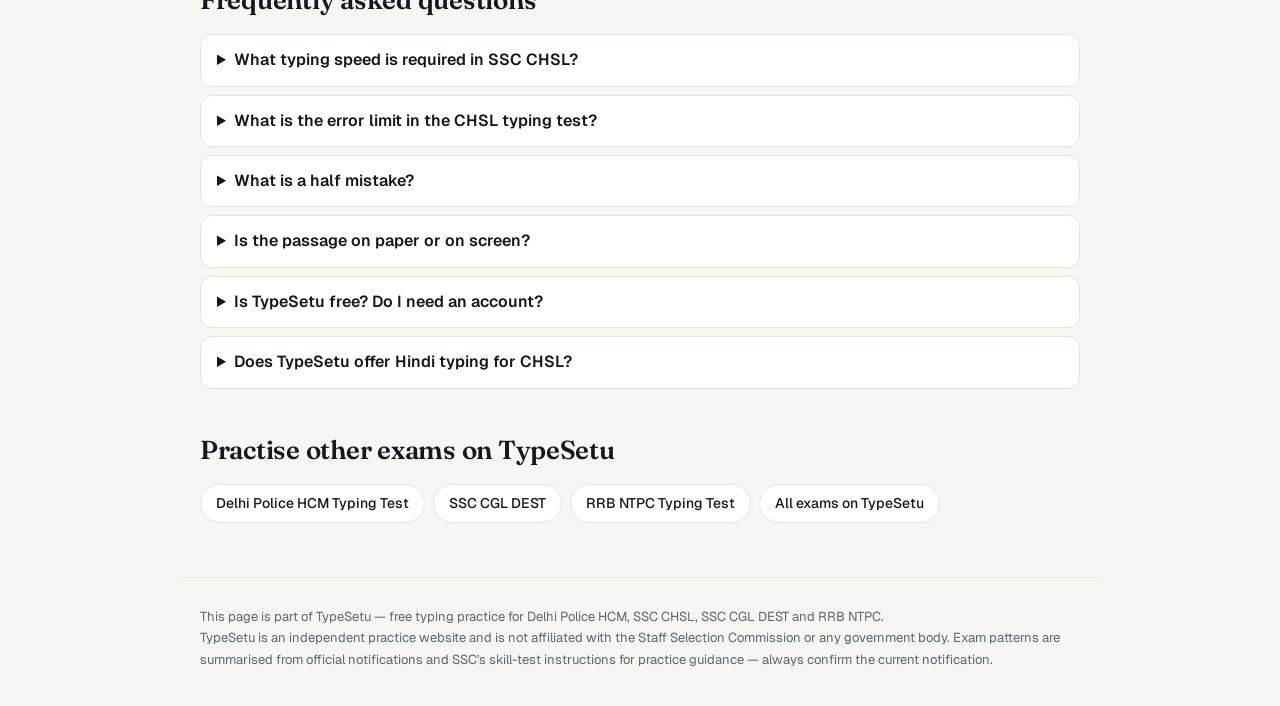
<file: ssc-chsl-typing-test/index.html>
<!DOCTYPE html>
<html lang="en">
<head>
<meta charset="UTF-8">
<meta name="viewport" content="width=device-width, initial-scale=1.0">
<title>SSC CHSL Typing Test Practice — Free Online Skill Test | TypeSetu</title>
<meta name="description" content="Free SSC CHSL typing skill test practice: 24 exam-pattern passages, 35 WPM target, UR 7% / reserved 10% error limits with full and half mistakes counted the SSC way, and a clear verdict.">
<link rel="canonical" href="https://es9380.github.io/typesetu/ssc-chsl-typing-test/">
<meta name="robots" content="index, follow">
<link rel="icon" href="data:image/svg+xml,%3Csvg xmlns='http://www.w3.org/2000/svg' viewBox='0 0 24 24'%3E%3Crect width='24' height='24' rx='5.5' fill='%2315171c'/%3E%3Cpath d='M4 14.5 C7.5 7.8 16.5 7.8 20 14.5' fill='none' stroke='white' stroke-width='1.9' stroke-linecap='round'/%3E%3Cpath d='M3 16.8 H21' stroke='white' stroke-width='1.9' stroke-linecap='round'/%3E%3Ccircle cx='7' cy='20.3' r='1.25' fill='white'/%3E%3Ccircle cx='12' cy='20.3' r='1.25' fill='white'/%3E%3Ccircle cx='17' cy='20.3' r='1.25' fill='white'/%3E%3C/svg%3E">
<meta property="og:type" content="website">
<meta property="og:site_name" content="TypeSetu">
<meta property="og:title" content="SSC CHSL Typing Test Practice — Free Online Skill Test | TypeSetu">
<meta property="og:description" content="24 exam-pattern CHSL passages with SSC's real scoring — full and half mistakes, 7% / 10% error limits, verdict by your category. Free, no sign-up needed.">
<meta property="og:url" content="https://es9380.github.io/typesetu/ssc-chsl-typing-test/">
<meta name="twitter:card" content="summary">
<script type="application/ld+json">
{"@context":"https://schema.org","@type":"FAQPage","mainEntity":[
{"@type":"Question","name":"What typing speed is required in the SSC CHSL skill test?","acceptedAnswer":{"@type":"Answer","text":"For English typing, the required speed is 35 words per minute, tested over a passage of about 1,750 key depressions in 10 minutes."}},
{"@type":"Question","name":"What is the error limit in the SSC CHSL typing test?","acceptedAnswer":{"@type":"Answer","text":"Your error percentage must stay within the permissible limit for your category: 7% for UR and 10% for reserved categories, calculated on full mistakes plus half of the half mistakes, over the words typed."}},
{"@type":"Question","name":"What is a half mistake in SSC typing tests?","acceptedAnswer":{"@type":"Answer","text":"A half mistake is a capitalisation, punctuation or spacing slip. A spelling error — even one letter — counts as a full mistake, as do skipped and extra words."}},
{"@type":"Question","name":"Is the SSC CHSL passage shown on screen or given on paper?","acceptedAnswer":{"@type":"Answer","text":"The passage is displayed on the computer screen, and you type it in the typing window within the given time."}},
{"@type":"Question","name":"Is TypeSetu free? Do I need an account to practise?","acceptedAnswer":{"@type":"Answer","text":"TypeSetu is completely free and you can practise without an account with no account. Creating a free account only adds progress sync across your devices."}}]}
</script>
<link rel="preconnect" href="https://fonts.googleapis.com">
<link rel="preconnect" href="https://fonts.gstatic.com" crossorigin>
<link href="https://fonts.googleapis.com/css2?family=Geist:wght@400;500;600;700&family=Fraunces:opsz,wght@9..144,600&display=swap" rel="stylesheet">
<style>
:root{--primary:#2b45c8;--primary-d:#2238a8;--primarySoft:#eaedfb;--ink:#15171c;--muted:#5d6370;--bg:#f7f6f3;--card:#ffffff;--surface2:#f2f1ed;--line:#e7e4dd;--lineStrong:#d7d3c9}
*{box-sizing:border-box;margin:0;padding:0}
body{font-family:"Geist",ui-sans-serif,system-ui,-apple-system,"Segoe UI",sans-serif;color:var(--ink);background:var(--bg);line-height:1.65;-webkit-font-smoothing:antialiased}
a{color:var(--primary);text-underline-offset:3px}
header{position:sticky;top:0;z-index:5;background:rgba(247,246,243,.85);-webkit-backdrop-filter:blur(12px);backdrop-filter:blur(12px);border-bottom:1px solid var(--line)}
.hwrap{max-width:920px;margin:0 auto;padding:12px 20px;display:flex;align-items:center;justify-content:space-between;gap:12px;flex-wrap:wrap}
.brand{display:flex;align-items:center;gap:10px;text-decoration:none;color:var(--ink)}
.logoTile{width:34px;height:34px;border-radius:9px;background:var(--ink);display:flex;align-items:center;justify-content:center;flex:0 0 auto}
.brandText{font-size:17px;font-weight:700;letter-spacing:-.02em;line-height:1.05;display:block}
.brandText small{display:block;font-size:11px;font-weight:500;color:var(--muted);margin-top:3px}
.nav{display:flex;gap:2px;flex-wrap:wrap}
.nav a{color:var(--muted);text-decoration:none;font-size:14px;font-weight:500;padding:7px 11px;border-radius:8px}
.nav a:hover{color:var(--ink);background:var(--surface2)}
main{max-width:920px;margin:0 auto;padding:44px 20px 10px}
h1{font-family:"Fraunces",Georgia,serif;font-size:42px;line-height:1.1;font-weight:600;letter-spacing:-.02em;margin-bottom:16px}
h2{font-family:"Fraunces",Georgia,serif;font-size:26px;font-weight:600;letter-spacing:-.01em;margin:40px 0 12px}
p{margin-bottom:12px}
.lead{font-size:17.5px;color:#3a3f4a;max-width:720px}
.cta{display:inline-block;background:var(--primary);color:#fff;text-decoration:none;font-weight:600;font-size:16px;padding:13px 24px;border-radius:12px;margin:12px 0 6px;box-shadow:0 6px 16px rgba(43,69,200,.24)}
.cta:hover{background:var(--primary-d)}
.freenote{font-size:13px;color:var(--muted)}
.shortcuts{display:grid;grid-template-columns:repeat(auto-fit,minmax(200px,1fr));gap:12px;margin:24px 0 4px}
.shortcut{background:var(--card);border:1px solid var(--line);border-radius:16px;padding:16px 18px;text-decoration:none;color:var(--ink);display:block;transition:border-color .15s,box-shadow .2s}
.shortcut:hover{border-color:var(--lineStrong);box-shadow:0 1px 2px rgba(20,22,28,.04),0 2px 8px rgba(20,22,28,.05)}
.shortcut .t{font-weight:650;font-size:15.5px;color:var(--ink)}
.shortcut .d{font-size:13.5px;color:var(--muted);margin-top:2px}
.grid{display:grid;grid-template-columns:repeat(auto-fit,minmax(190px,1fr));gap:12px;margin:16px 0}
.tile{background:var(--card);border:1px solid var(--line);border-radius:12px;padding:14px 16px}
.tile .k{font-size:12px;font-weight:500;color:var(--muted)}
.tile .v{font-size:18px;font-weight:650;margin-top:2px}
.card{background:var(--card);border:1px solid var(--line);border-radius:16px;padding:20px 22px;margin:14px 0}
ul{margin:6px 0 10px 20px}
li{margin-bottom:6px}
details{border:1px solid var(--line);border-radius:12px;background:var(--card);padding:12px 16px;margin-bottom:8px}
details[open]{background:var(--surface2)}
summary{font-weight:600;cursor:pointer}
details p{margin:8px 0 2px}
.others{display:flex;gap:8px;flex-wrap:wrap;margin:10px 0 4px}
.others a{background:var(--card);border:1px solid var(--line);border-radius:999px;padding:7px 15px;text-decoration:none;font-weight:500;font-size:14px;color:var(--ink)}
.others a:hover{border-color:var(--lineStrong);background:var(--surface2)}
footer{max-width:920px;margin:0 auto;padding:28px 20px 36px;color:var(--muted);font-size:13px;border-top:1px solid var(--line);margin-top:40px}
@media(max-width:600px){h1{font-size:32px}main{padding-top:28px}}
</style>
</head>
<body>
<header><div class="hwrap">
<a class="brand" href="https://es9380.github.io/typesetu/"><span class="logoTile" aria-hidden="true"><svg width="22" height="22" viewBox="0 0 24 24" fill="none" aria-hidden="true"><path d="M4 14.5 C7.5 7.8 16.5 7.8 20 14.5" stroke="#fff" stroke-width="1.9" stroke-linecap="round"/><path d="M3 16.8 H21" stroke="#fff" stroke-width="1.9" stroke-linecap="round"/><circle cx="7" cy="20.3" r="1.25" fill="#fff"/><circle cx="12" cy="20.3" r="1.25" fill="#fff"/><circle cx="17" cy="20.3" r="1.25" fill="#fff"/></svg></span><span class="brandText">TypeSetu<small>Typing Practice for Government Exams</small></span></a>
<nav class="nav"><a href="https://es9380.github.io/typesetu/">Home</a><a href="https://es9380.github.io/typesetu/#/hubs">Exam Hubs</a><a href="https://es9380.github.io/typesetu/#/guide">Guide</a><a href="https://es9380.github.io/typesetu/#/factcards">Fact Cards</a></nav>
</div></header>
<main>
<h1>SSC CHSL Typing Test — Free Online Practice</h1>
<p class="lead">The SSC CHSL skill test asks for <strong>35 WPM</strong> over a passage of about 1,750 key depressions — and quietly fails candidates whose <strong>error percentage</strong> crosses their category limit. TypeSetu practises both halves of that test: 24 exam-pattern passages scored the SSC way, with full and half mistakes, and a verdict for your category.</p>
<a class="cta" href="https://es9380.github.io/typesetu/#/hubs">Start practising CHSL tests — free</a>
<div class="freenote">No sign-up needed · Verdict uses your own category's error limit</div>

<div class="shortcuts">
<a class="shortcut" href="https://es9380.github.io/typesetu/#/hubs"><div class="t">Open the CHSL hub →</div><div class="d">24 tests with your category's error limit — inside TypeSetu</div></a>
<a class="shortcut" href="https://es9380.github.io/typesetu/#/guide"><div class="t">Read the exam guide →</div><div class="d">Patterns, marks and preparation — inside TypeSetu</div></a>
<a class="shortcut" href="https://es9380.github.io/typesetu/#/factcards"><div class="t">Play Fact Cards →</div><div class="d">TypeSetu's fun zone — type facts, stack green cards</div></a>
</div>

<h2>The real exam pattern, at a glance</h2>
<div class="grid">
<div class="tile"><div class="k">Duration</div><div class="v">10 minutes</div></div>
<div class="tile"><div class="k">Passage</div><div class="v">On screen, ~1,750 key depressions</div></div>
<div class="tile"><div class="k">Speed required</div><div class="v">35 WPM (English)</div></div>
<div class="tile"><div class="k">Error limit</div><div class="v">UR 7% · Reserved 10%</div></div>
</div>
<div class="card">
<p>SSC counts mistakes in two grades: a word wrong as a whole is a <strong>full mistake</strong>, and a capitalisation, punctuation or spacing slip is a <strong>half mistake</strong> — a spelling error, even one letter, is a full mistake. Your error percentage is (Full + ½ × Half) ÷ words typed × 100, and it must stay within <strong>7% for UR</strong> or <strong>10% for reserved categories</strong>. Typing fast is only half the test — the error percentage decides.</p>
</div>

<h2>What you get on TypeSetu for CHSL</h2>
<div class="card">
<ul>
<li><strong>24 exam-pattern tests</strong> — Easy, Moderate and Hard passages sized to the real test's ~1,750 key depressions.</li>
<li><strong>Your category, your limit</strong> — choose UR or Reserved before the test; the verdict applies that error limit.</li>
<li><strong>A worked mistake calculation</strong> — full mistakes, half mistakes and the error percentage, shown step by step so the number is never a mystery.</li>
<li><strong>Deep result analysis</strong> — the passage marked word by word, your slowest words, when mistakes happened, and a Revision Mode that drills your mistake words.</li>
<li><strong>Exam-true scoring</strong> — every untyped word of the passage counts as a skipped full mistake, exactly as in the real skill test.</li>
</ul>
</div>

<h2>How practice works</h2>
<div class="card">
<ul>
<li><strong>Step 1:</strong> Open the SSC CHSL hub and pick a test — no account needed.</li>
<li><strong>Step 2:</strong> Choose your category and type; the timer starts on your first keystroke.</li>
<li><strong>Step 3:</strong> See your verdict, your error percentage and exactly which words cost you — then drill them.</li>
</ul>
</div>

<h2>Frequently asked questions</h2>
<details><summary>What typing speed is required in SSC CHSL?</summary><p>35 WPM in English, over a passage of about 1,750 key depressions in 10 minutes.</p></details>
<details><summary>What is the error limit in the CHSL typing test?</summary><p>7% for UR and 10% for reserved categories — calculated as (full mistakes + half of half mistakes) ÷ words typed.</p></details>
<details><summary>What is a half mistake?</summary><p>A capitalisation, punctuation or spacing slip. A spelling error — even a single letter — is a full mistake, as are skipped and extra words.</p></details>
<details><summary>Is the passage on paper or on screen?</summary><p>On screen — the passage is displayed and you type it in the window below.</p></details>
<details><summary>Is TypeSetu free? Do I need an account?</summary><p>Completely free, and you can practise without an account. A free account only syncs your progress across devices.</p></details>
<details><summary>Does TypeSetu offer Hindi typing for CHSL?</summary><p>TypeSetu currently offers English typing practice only.</p></details>

<h2>Practise other exams on TypeSetu</h2>
<div class="others">
<a href="https://es9380.github.io/typesetu/delhi-police-hcm-typing-test/">Delhi Police HCM Typing Test</a>
<a href="https://es9380.github.io/typesetu/ssc-cgl-typing-test/">SSC CGL DEST</a>
<a href="https://es9380.github.io/typesetu/rrb-ntpc-typing-test/">RRB NTPC Typing Test</a>
<a href="https://es9380.github.io/typesetu/">All exams on TypeSetu</a>
</div>
</main>
<footer>This page is part of TypeSetu — free typing practice for Delhi Police HCM, SSC CHSL, SSC CGL DEST and RRB NTPC.<br>TypeSetu is an independent practice website and is not affiliated with the Staff Selection Commission or any government body. Exam patterns are summarised from official notifications and SSC's skill-test instructions for practice guidance — always confirm the current notification.</footer>
</body>
</html>
</file>
